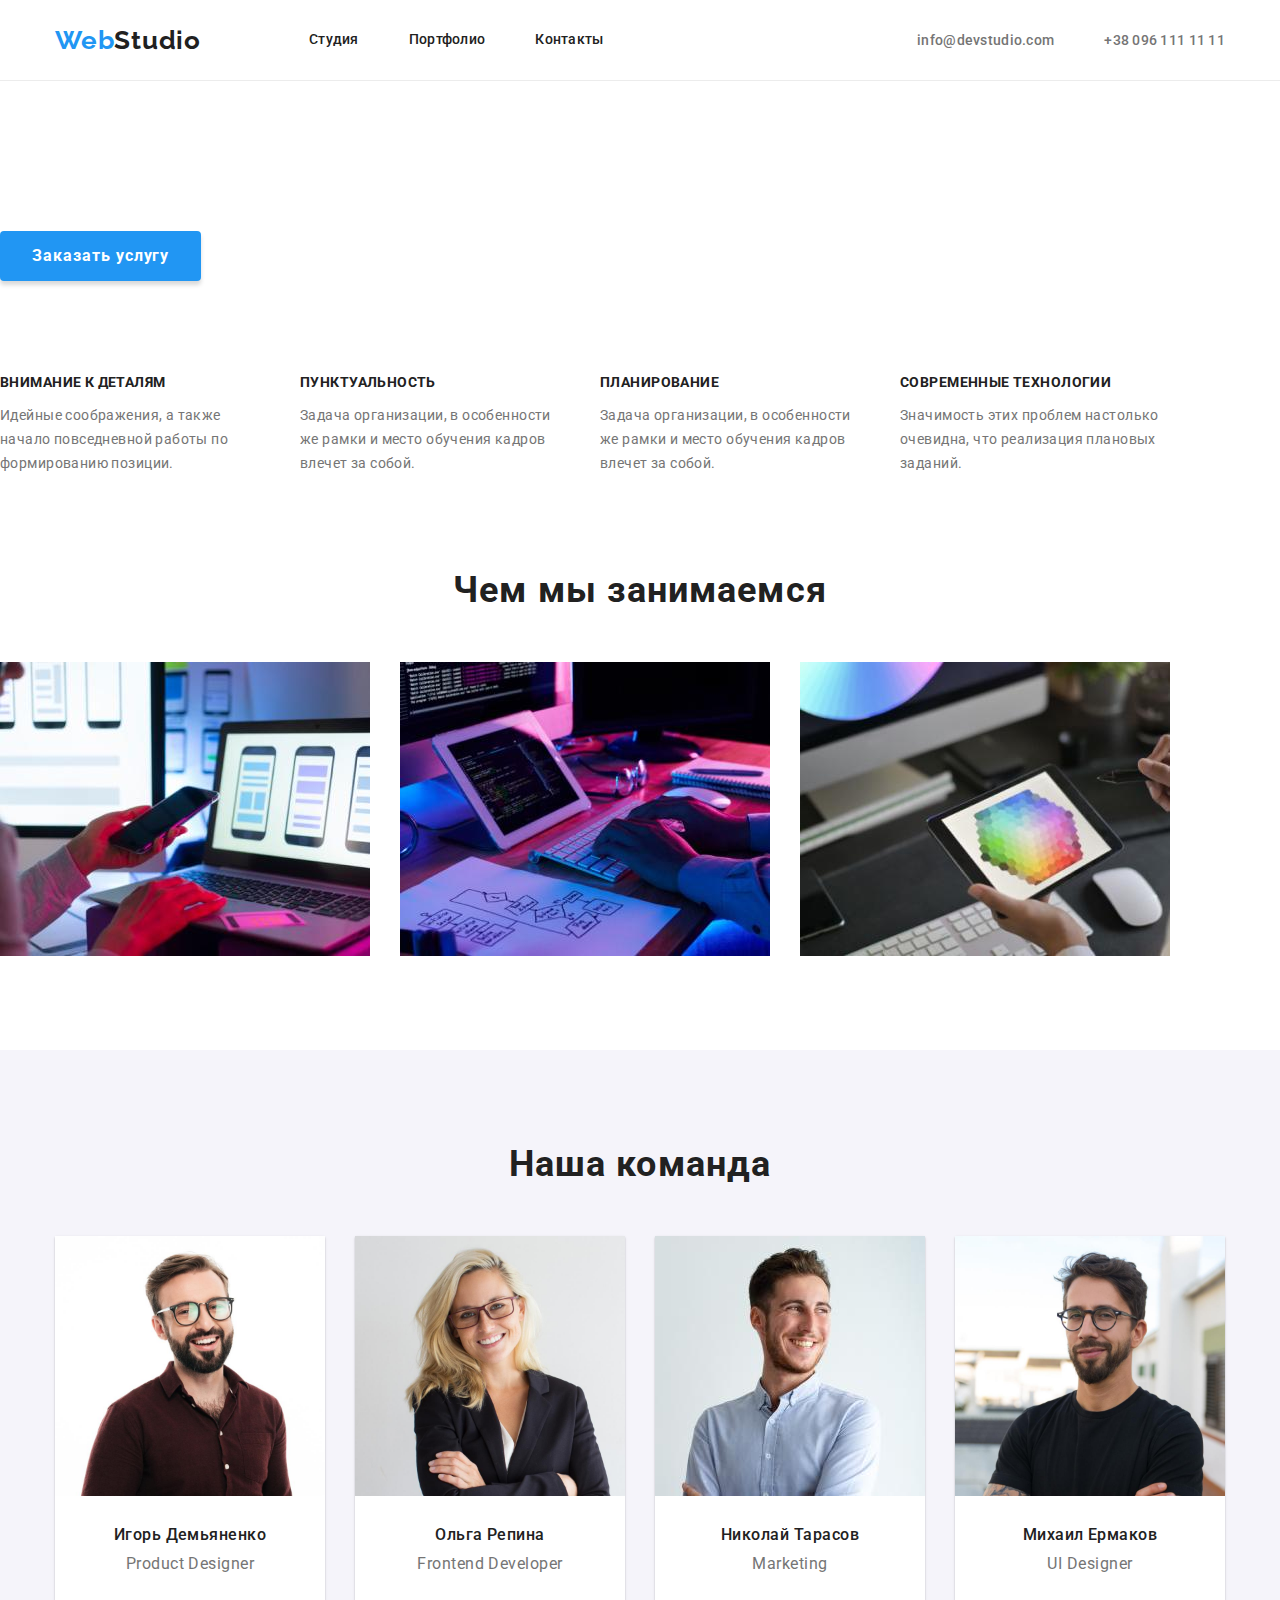
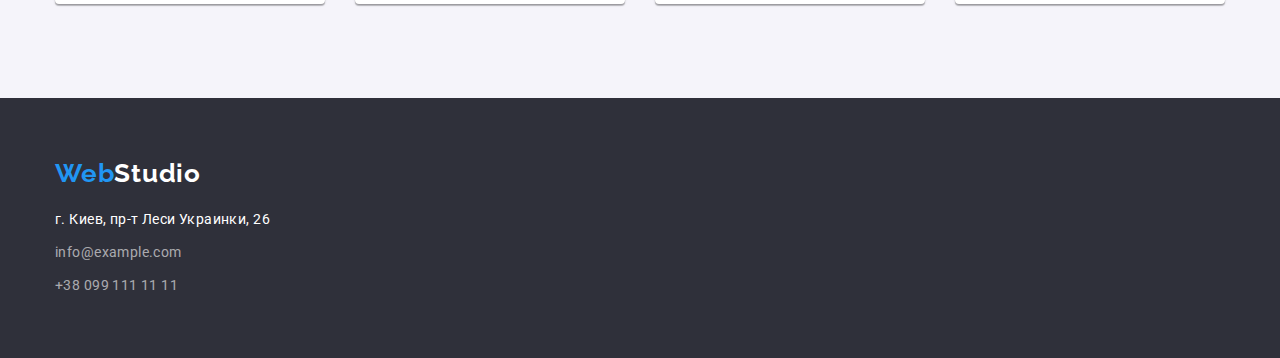
<file: index.html>
<!DOCTYPE html>
<html lang="ru">
<head>
    <meta charset="UTF-8">
    <meta http-equiv="X-UA-Compatible" content="IE=edge">
    <meta name="viewport" content="width=device-width, initial-scale=1.0">
    <title>Document</title>
    <link href="https://fonts.googleapis.com/css2?family=Raleway:wght@700&family=Roboto:wght@400;500;700;900&display=swap"
    rel="stylesheet" />
    <link rel="stylesheet" href="https://cdnjs.cloudflare.com/ajax/libs/modern-normalize/1.1.0/modern-normalize.min.css" />
    <link rel="stylesheet" href="./css/styles.css"/>
</head>
<body>
    <header class="header">
        <div class="container">
            <nav class="header-navigation">
                <a href="./index.html" class="link header-logo">
                    <span class="web-text">Web</span><span class="colortext">Studio</span>
                </a>
                <ul class="list header-list">
                    <li class="header-item"><a class="link header-link" href="./index.html">Студия</a></li>
                    <li class="header-item"><a class="link header-link" href="./portfolio.html">Портфолио</a></li>
                    <li class="header-item"><a class="link header-link" href="#">Контакты</a></li>
                </ul>
            </nav>
            <ul class="list header-contacts">
                <li><a class="link header-mailto" href="mailto:info@devstudio.com">info@devstudio.com</a></li>
                <li><a class="link header-tel" href="tel:+380961111111">+38 096 111 11 11</a></li>
            </ul>
        </div>
    </header>
    <main>
    <section class="main-banner">
        <h1 class="main-text">Эффективные решения для вашего бизнеса</h1>
        <button class="main-button" type="button">Заказать услугу</button>
    </section>
    <section class="description-wrapper">
        <ul class="list description">
            <li>
                <h3 class="description-title">Внимание к деталям</h3>
                <p>Идейные соображения, а также начало повседневной работы по формированию позиции.</p>
            </li>
            <li>
                <h3 class="description-title">Пунктуальность</h3>
                <p>Задача организации, в особенности же рамки и место обучения кадров влечет за собой.</p>
            </li>
            <li>
                <h3 class="description-title">Планирование</h3>
                <p>Задача организации, в особенности же рамки и место обучения кадров влечет за собой.</p>
            </li>
            <li>
                <h3 class="description-title">Современные технологии</h3>
                <p>Значимость этих проблем настолько очевидна, что реализация плановых заданий.</p>
            </li>
        </ul>
    </section>
    <section class="what-we-do">
        <h2 class="what-we-do-title">Чем мы занимаемся</h2>
        <ul class="list gallery">
            <li><img src="./images/img2.jpeg" alt="Сидя за ПК держит в руках телефон" width="370" height="294" /></li>
            <li><img src="./images/img1.jpeg" alt="Работа за компьютером, набирает текст" width="370" height="294" /></li>
            <li><img src="./images/img3.jpeg" alt="Держит в руках планшет, выбирает цвет" width="370" height="294" /></li>
        </ul>
    </section>
    <!-- Наша команда -->
    <section class="our-team">
        <h2>Наша команда</h2>
        <ul class="list">
            <li>
                <img src="./images/img4.jpeg" alt="Игорь Демьяненко" width="270" height="260"/>
                <h3>Игорь Демьяненко</h3>
                <p>Product Designer</p>
            </li>
            <li>
                <img src="./images/img5.jpeg" alt="Ольга Репина" width="270" height="260"/>
                <h3>Ольга Репина</h3>
                <p>Frontend Developer</p>
            </li>
            <li>
                <img src="./images/img6.jpeg" alt="Николай Тарасов" width="270" height="260"/>
                <h3>Николай Тарасов</h3>
                <p>Marketing</p>
            </li>
            <li>
                <img src="./images/img7.jpeg" alt="Михаил Ермаков" width="270" height="260"/>
                <h3>Михаил Ермаков</h3>
                <p>UI Designer</p>
            </li>
        </ul class="list">
    </section>
    </main>
    <!-- Подвал -->
    <footer class="footer">
        <div class="container">
            <a class="link logo-footer" href="/">
                <span class="web-text-footer">Web</span><span class="colortext-footer">Studio</span>
            </a>
            <!-- Секция подвала, контакты -->
            <address>
                <ul class="list">
                    <li><a class="link address-line" href="" target="_blank">г. Киев, пр-т Леси Украинки, 26</a></li>
                    <li><a class="link address-mail" href="mailto:info@example.com">info@example.com</a></li>
                    <li><a class="link address-tel" href="tel:+380991111111">+38 099 111 11 11</a></li>
                </ul>
            </address>
        </div>
    </footer>
</body>
</html>
</file>
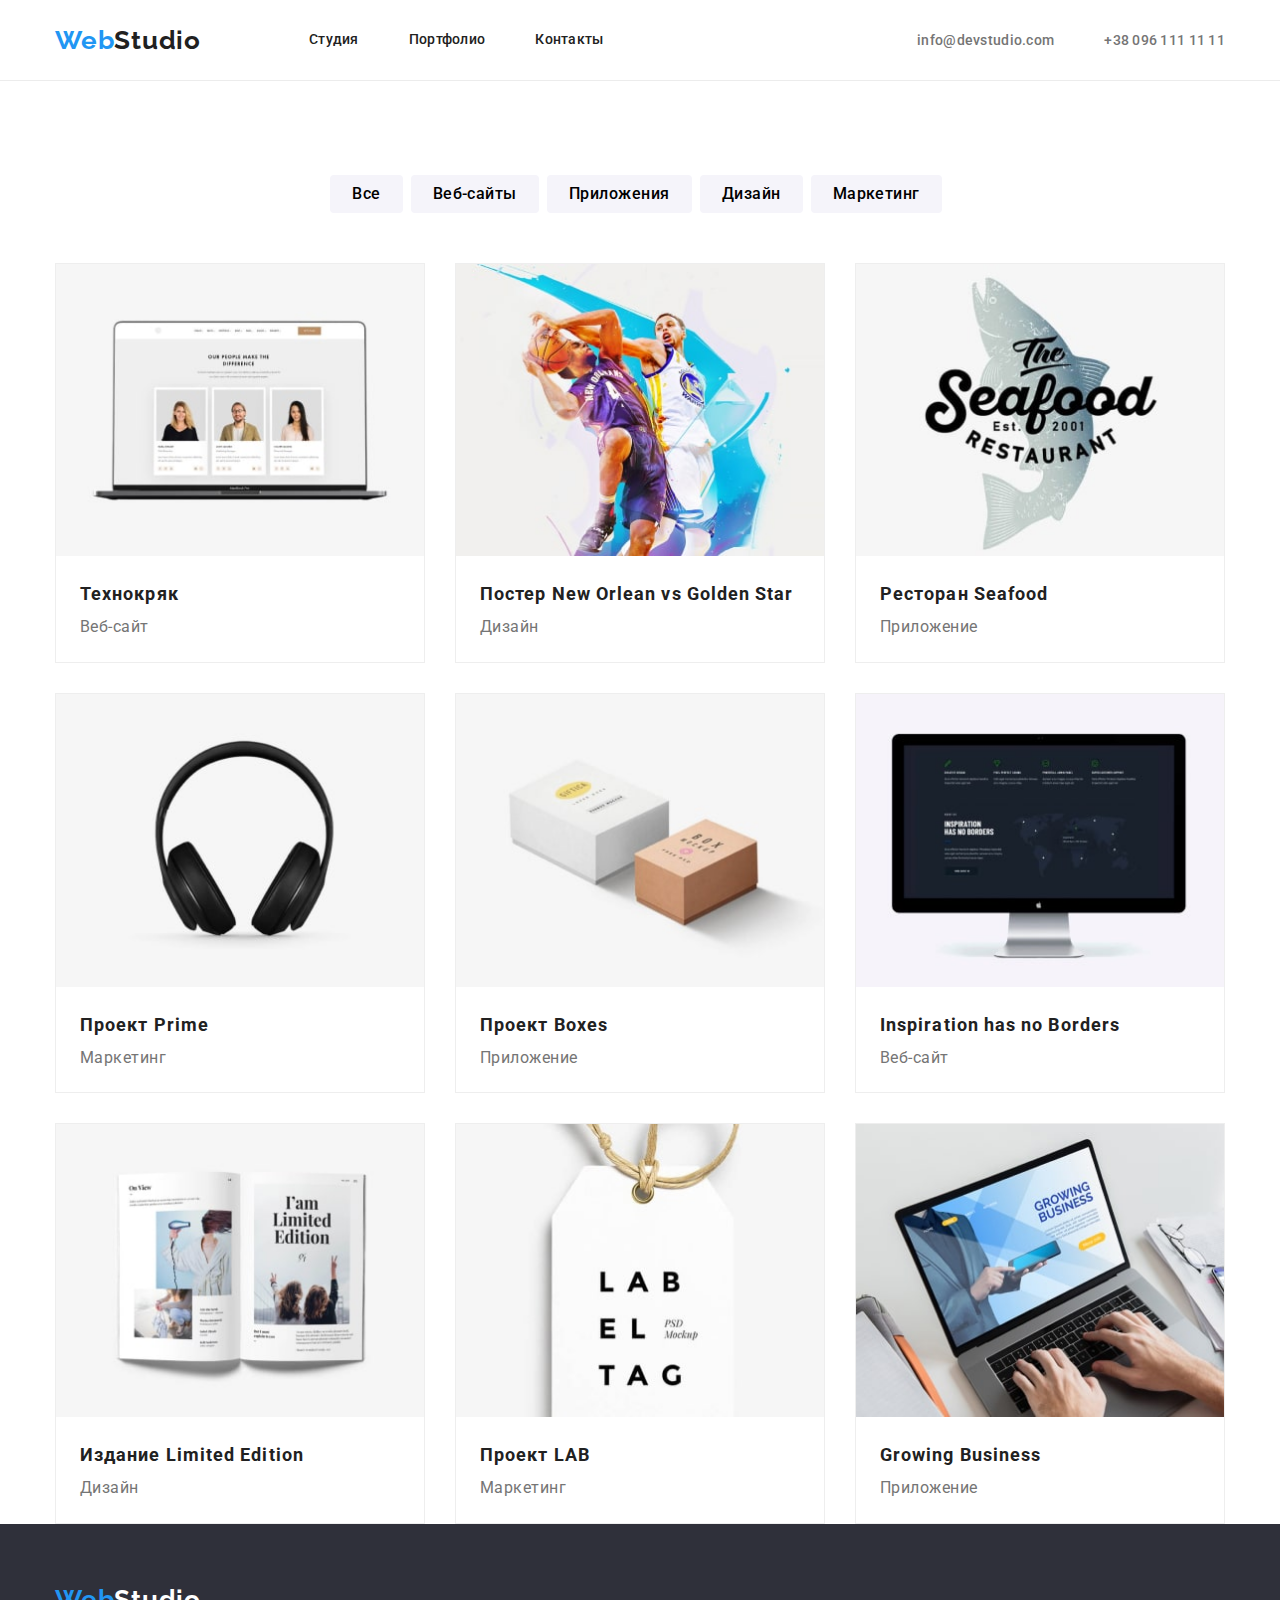
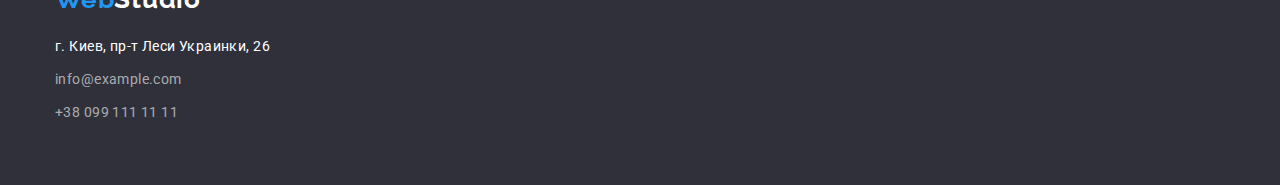
<file: portfolio.html>
<!DOCTYPE html>
<html lang="ru">
<head>
    <meta charset="UTF-8">
    <meta http-equiv="X-UA-Compatible" content="IE=edge">
    <meta name="viewport" content="width=device-width, initial-scale=1.0">
    <title>Document</title>
    <link href="https://fonts.googleapis.com/css2?family=Raleway:wght@700&family=Roboto:wght@400;500;700;900&display=swap"
        rel="stylesheet"/>
    <link rel="stylesheet" href="https://cdnjs.cloudflare.com/ajax/libs/modern-normalize/1.1.0/modern-normalize.min.css" />
    <link rel="stylesheet" href="./css/styles.css" />
</head>
<body>
    <header class="header">
        <div class="container">
            <nav class="header-navigation">
                <a href="./index.html" class="link header-logo">
                    <span class="web-text">Web</span><span class="colortext">Studio</span>
                </a>
                <ul class="list header-list">
                    <li class="header-item"><a class="link header-link" href="./index.html">Студия</a></li>
                    <li class="header-item"><a class="link header-link" href="./portfolio.html">Портфолио</a></li>
                    <li class="header-item"><a class="link header-link" href="#">Контакты</a></li>
                </ul>
            </nav>
            <ul class="list header-contacts">
                <li><a class="link header-mailto" href="mailto:info@devstudio.com">info@devstudio.com</a></li>
                <li><a class="link header-tel" href="tel:+380961111111">+38 096 111 11 11</a></li>
            </ul>
        </div>
    </header>
    <main>
    <section class="filters-section">
        <div class="container">
            <ul class="list filters">
                <li><button type="button">Все</button></li>
                <li><button type="button">Веб-сайты</button></li>
                <li><button type="button">Приложения</button></li>
                <li><button type="button">Дизайн</button></li>
                <li><button type="button">Маркетинг</button></li>
            </ul>
            <ul class="list portfolio-img">
                <li><img src="./images/1.jpeg" alt="экран сайта" width="370" height="294">
                    <div class="portfolio-img-text">
                        <h2>Технокряк</h2>
                        <p>Веб-сайт</p>
                    </div>
                </li>
                <li><img src="./images/2.jpeg" alt="2 парня играют в баскетбол" width="370" height="294">
                    <div class="portfolio-img-text">
                        <h2>Постер New Orlean vs Golden Star</h2>
                        <p>Дизайн</p>
                    </div>
                </li>
                <li><img src="./images/3.jpeg" alt="рыба-логотип ресторана" width="370" height="294">
                    <div class="portfolio-img-text">
                        <h2>Ресторан Seafood</h2>
                        <p>Приложение</p>
                    </div>
                </li>
                <li><img src="./images/4.jpeg" alt="наушники" width="370" height="294">
                    <div class="portfolio-img-text">
                        <h2>Проект Prime</h2>
                        <p>Маркетинг</p>
                    </div>
                </li>
             <li><img src="./images/5.jpeg" alt="две коробочки" width="370" height="294">
                    <div class="portfolio-img-text">
                        <h2>Проект Boxes</h2>
                        <p>Приложение</p>
                    </div>
                </li>
                <li><img src="./images/6.jpeg" alt="экран компьютера" width="370" height="294">
                    <div class="portfolio-img-text">
                        <h2>Inspiration has no Borders</h2>
                        <p>Веб-сайт</p>
                    </div>
                </li>
                <li><img src="./images/7.jpeg" alt="открытый журнал" width="370" height="294">
                    <div class="portfolio-img-text">
                        <h2>Издание Limited Edition</h2>
                        <p>Дизайн</p>
                    </div>
                </li>
                <li><img src="./images/8.jpeg" alt="" width="370" height="294">
                    <div class="portfolio-img-text">
                        <h2>Проект LAB</h2>
                        <p>Маркетинг</p>
                    </div>
                </li>
                <li><img src="./images/9.jpeg" alt="" width="370" height="294">
                    <div class="portfolio-img-text">
                        <h2>Growing Business</h2>
                        <p>Приложение</p>
                    </div>
                </li>
            </ul>
        </div>
    </section>
    </main>
    <!-- Подвал -->
    <footer class="footer">
        <div class="container">
            <a class="link logo-footer" href="/">
                <span class="web-text-footer">Web</span><span class="colortext-footer">Studio</span>
            </a>
            <!-- Секция подвала, контакты -->
            <address>
                <ul class="list">
                    <li><a class="link address-line" href="" target="_blank">г. Киев, пр-т Леси Украинки, 26</a></li>
                    <li><a class="link address-mail" href="mailto:info@example.com">info@example.com</a></li>
                    <li><a class="link address-tel" href="tel:+380991111111">+38 099 111 11 11</a></li>
                </ul>
            </address> 
        </div>
    </footer>
</body>
</html>
</file>
<file: css/styles.css>
:root {
  --main-title-color: #ffffff;
  --second-title-color: #212121;
  --main-text-color: #757575;
  --header-text-color: rgba(255, 255, 255, 0.6);
  --accent-color: #2196f3;
  --banner-color: #2f303a;
  --our-team-background-color: #f5f4fa;
  --portfolio-item-gap: 30px;
}

img {
  display: block;
  max-width: 100%;
  height: auto;
}

body {
  font-family: Roboto, sans-serif;
  color: var(--second-title-color);
}

a {
  text-decoration: none;
  color: var(--second-title-color);
}

a:visited {
  color: var(--second-title-color);
}

ul {
  margin: 0;
  padding: 0;
  border: 0;
  font-size: 100%;
  font: inherit;
  vertical-align: baseline;
}

.list {
  list-style: none;
  padding: 0;
}

.link {
  text-decoration: none;
}

.container {
  width: 1200px;
  margin-left: auto;
  margin-right: auto;
  padding: 0 15px;
}

/* ----------------header---------------- */

.header {
  display: flex;
  justify-content: space-around;
  background-color: #ffffff;
  border-bottom: 1px solid #ececec;
}

.header-navigation {
  display: flex;
  align-items: center;
}

.header-logo {
  font-family: "Raleway";
  font-weight: bold;
  letter-spacing: 0.03em;
  font-size: 26px;
  line-height: 1.19;
  margin-right: 93px;
}

.colortext {
  color: #212121;
  padding-right: 15px;
  margin: 0 auto;
}

.web-text {
  color: var(--accent-color);
}

.header-list {
  margin: 0;
  display: flex;
}

.header-item {
  margin-right: 50px;
}

.header-item:last-child {
  margin-right: 0;
}

.header-link {
  display: block;
  font-weight: 500;
  font-size: 14px;
  line-height: 1.14;
  letter-spacing: 0.02em;
  padding: 32px 0;
}

.header-link:hover {
  color: var(--accent-color);
}

.header-mailto {
  font-weight: 500;
  font-size: 14px;
  line-height: 1.14;
  letter-spacing: 0.02em;
  margin-right: 50px;
  color: var(--main-text-color);
}

.header-mailto:hover,
.header-mailto:focus {
  color: var(--accent-color);
}

.header-contacts {
  display: flex;
  align-items: center;
  margin-left: auto;
}

.header-mailto,
.header-tel {
  padding: 32px 0;
}

.header-tel {
  font-weight: 500;
  font-size: 14px;
  line-height: 1.14;
  letter-spacing: 0.02em;
  color: var(--main-text-color);
}

.header-tel:hover,
.header-tel:focus {
  color: var(--accent-color);
}

/* ----------------section with banner---------------- */

.main-banner .container {
  display: flex;
  flex-direction: column;
  justify-content: center;
  align-items: center;
  width: 100%;
  top: 80px;
  height: 600px;
  background-color: var(--banner-color);
}

.main-text {
  font-weight: 900;
  font-size: 44px;
  line-height: 1.36;
  text-align: center;
  letter-spacing: 0.06em;
  text-transform: uppercase;
  width: 696px;
  color: #ffffff;
  margin: 0;
  padding-bottom: 30px;
}

.main-button {
  font-family: inherit;
  font-weight: bold;
  font-size: 16px;
  line-height: 1.87;
  letter-spacing: 0.06em;
  color: #ffffff;
  padding: 10px 32px;
  background-color: var(--accent-color);
  box-shadow: 0px 4px 4px rgba(0, 0, 0, 0.15);
  border-radius: 4px;
  border: none;
}

/* ----------------DESCRIPTION---------------- */

/* .description-wrapper .container {
  text-align: center;
  padding-top: 94px;
} */

.description-wrapper {
  text-align: center;
  padding-top: 94px;
}

.description {
  display: flex;
}

.description > li {
  width: 270px;
  display: inline-block;
  margin-right: 30px;
  text-align: left;
}

.description > li:last-child {
  margin-right: 0;
}

.description h3 {
  margin: 0 0 14px 0;
  font-weight: bold;
  font-size: 14px;
  line-height: 1.14;
  letter-spacing: 0.03em;
  text-transform: uppercase;
}

/* li .description-title:last-child {
  margin-right: 0;
} */

.description p {
  width: 270px;
  font-size: 14px;
  line-height: 1.71;
  letter-spacing: 0.03em;
  color: var(--main-text-color);
  padding: 0;
  margin: 0;
}
/* ----------------what-we-do---------------- */

.what-we-do {
  padding: 94px 0;
  text-align: center;
}

.what-we-do-title {
  font-weight: bold;
  font-size: 36px;
  line-height: 1.16;
  text-align: center;
  letter-spacing: 0.03em;
  margin-bottom: 50px;
  margin-top: 0;
}

.what-we-do ul > li {
  width: 370px;
  display: inline-block;
  /* margin-right: 30px; */
}

.gallery li {
  margin-right: 30px;
}

.gallery li:last-child {
  margin-right: 0px;
}

.gallery {
  display: flex;
}

/* ----------------OUR-TEAM---------------- */

.our-team {
  padding: 94px 0;
  background-color: var(--our-team-background-color);
}

.our-team h2 {
  font-weight: bold;
  text-align: center;
  font-size: 36px;
  line-height: 1.16;
  letter-spacing: 0.03em;
  margin: 0 auto 50px auto;
}

.our-team ul {
  display: flex;
  justify-content: center;
  margin: 0;
}

.our-team ul > li {
  padding-bottom: 30px;
  margin-right: 30px;
  width: 270px;
  text-align: center;
  background-color: var(--main-title-color);
  box-shadow: 0px 1px 3px rgba(0, 0, 0, 0.12), 0px 1px 1px rgba(0, 0, 0, 0.14),
    0px 2px 1px rgba(0, 0, 0, 0.2);
  border-radius: 0px 0px 4px 4px;
}

.our-team ul > li:last-child {
  margin-right: 0;
}

.our-team ul > li > h3 {
  margin: 30px 0 10px 0;
  font-weight: 500;
  font-size: 16px;
  line-height: 1.18;
  text-align: center;
  letter-spacing: 0.03em;
}

.our-team ul > li > p {
  margin: 0;
  font-size: 16px;
  line-height: 1.18;
  text-align: center;
  letter-spacing: 0.03em;
  color: var(--main-text-color);
}

/* ----------------footer---------------- */

.footer {
  background-color: var(--banner-color);
  padding: 60px 0;
}

.logo-footer {
  display: block;
  font-family: "Raleway";
  font-weight: bold;
  font-size: 26px;
  line-height: 1.19;
  letter-spacing: 0.03em;
  color: var(--accent-color);
  margin-bottom: 20px;
}

.web-text-footer {
  color: var(--accent-color);
}

.colortext-footer {
  color: var(--main-title-color);
}

address a {
  font-style: normal;
  color: rgba(255, 255, 255, 0.6);
}

.address-line {
  display: block;
  color: var(--main-title-color);
  font-size: 14px;
  line-height: 1.71;
  letter-spacing: 0.03em;
  margin-bottom: 9px;
}

a.address-line:visited {
  color: var(--main-title-color);
}

a.address-mail:visited {
  color: var(--main-title-color);
}

.address-mail,
.address-tel {
  font-size: 14px;
  line-height: 1.71;
  letter-spacing: 0.03em;
}

.address-mail {
  display: block;
  margin-bottom: 9px;
}

/* ----------------PORTFOLIO---------------- */

header .container {
  display: flex;
  justify-content: space-between;
}

.filters-section {
  padding-top: 94px;
}

.filters {
  display: flex;
  justify-content: center;
  margin-bottom: 50px;
}

.filters button {
  font-family: inherit;
  font-weight: 500;
  font-size: 16px;
  border: none;
  margin-right: 8px;
  background: var(--our-team-background-color);
  border-radius: 4px;
  padding: 6px 22px;
  transition: 0.4s;
  line-height: 1.62;
  text-align: center;
  letter-spacing: 0.03em;
}

.filters button:hover,
.filters button:focus {
  background-color: var(--accent-color);
  color: var(--main-title-color);
  cursor: pointer;
}

/* ----------------PORTFOLIO-IMG---------------- */

.portfolio-img {
  background-color: var(--main-title-color);
  display: flex;
  flex-wrap: wrap;
  margin-top: calc(-1 * var(--portfolio-item-gap));
  margin-left: calc(-1 * var(--portfolio-item-gap));
}

.portfolio-img > li {
  margin-left: var(--portfolio-item-gap);
  margin-top: var(--portfolio-item-gap);
  border: 1px solid #eeeeee;
  flex-basis: calc(100% / 3 - var(--portfolio-item-gap));
}
/* 
.portfolio-img > li:nth-child(3n) {
  margin-right: 0px;
}

.portfolio-img > li:nth-child(1n) {
  margin-left: 0px;
} */

.portfolio-img h2 {
  font-weight: bold;
  font-size: 18px;
  line-height: 2;
  letter-spacing: 0.06em;
  margin: 0;
}

.portfolio-img p {
  font-size: 16px;
  line-height: 1.87;
  letter-spacing: 0.03em;
  color: var(--main-text-color);
  margin: 0;
}

.portfolio-img-text {
  padding: 20px 24px;
}
</file>
